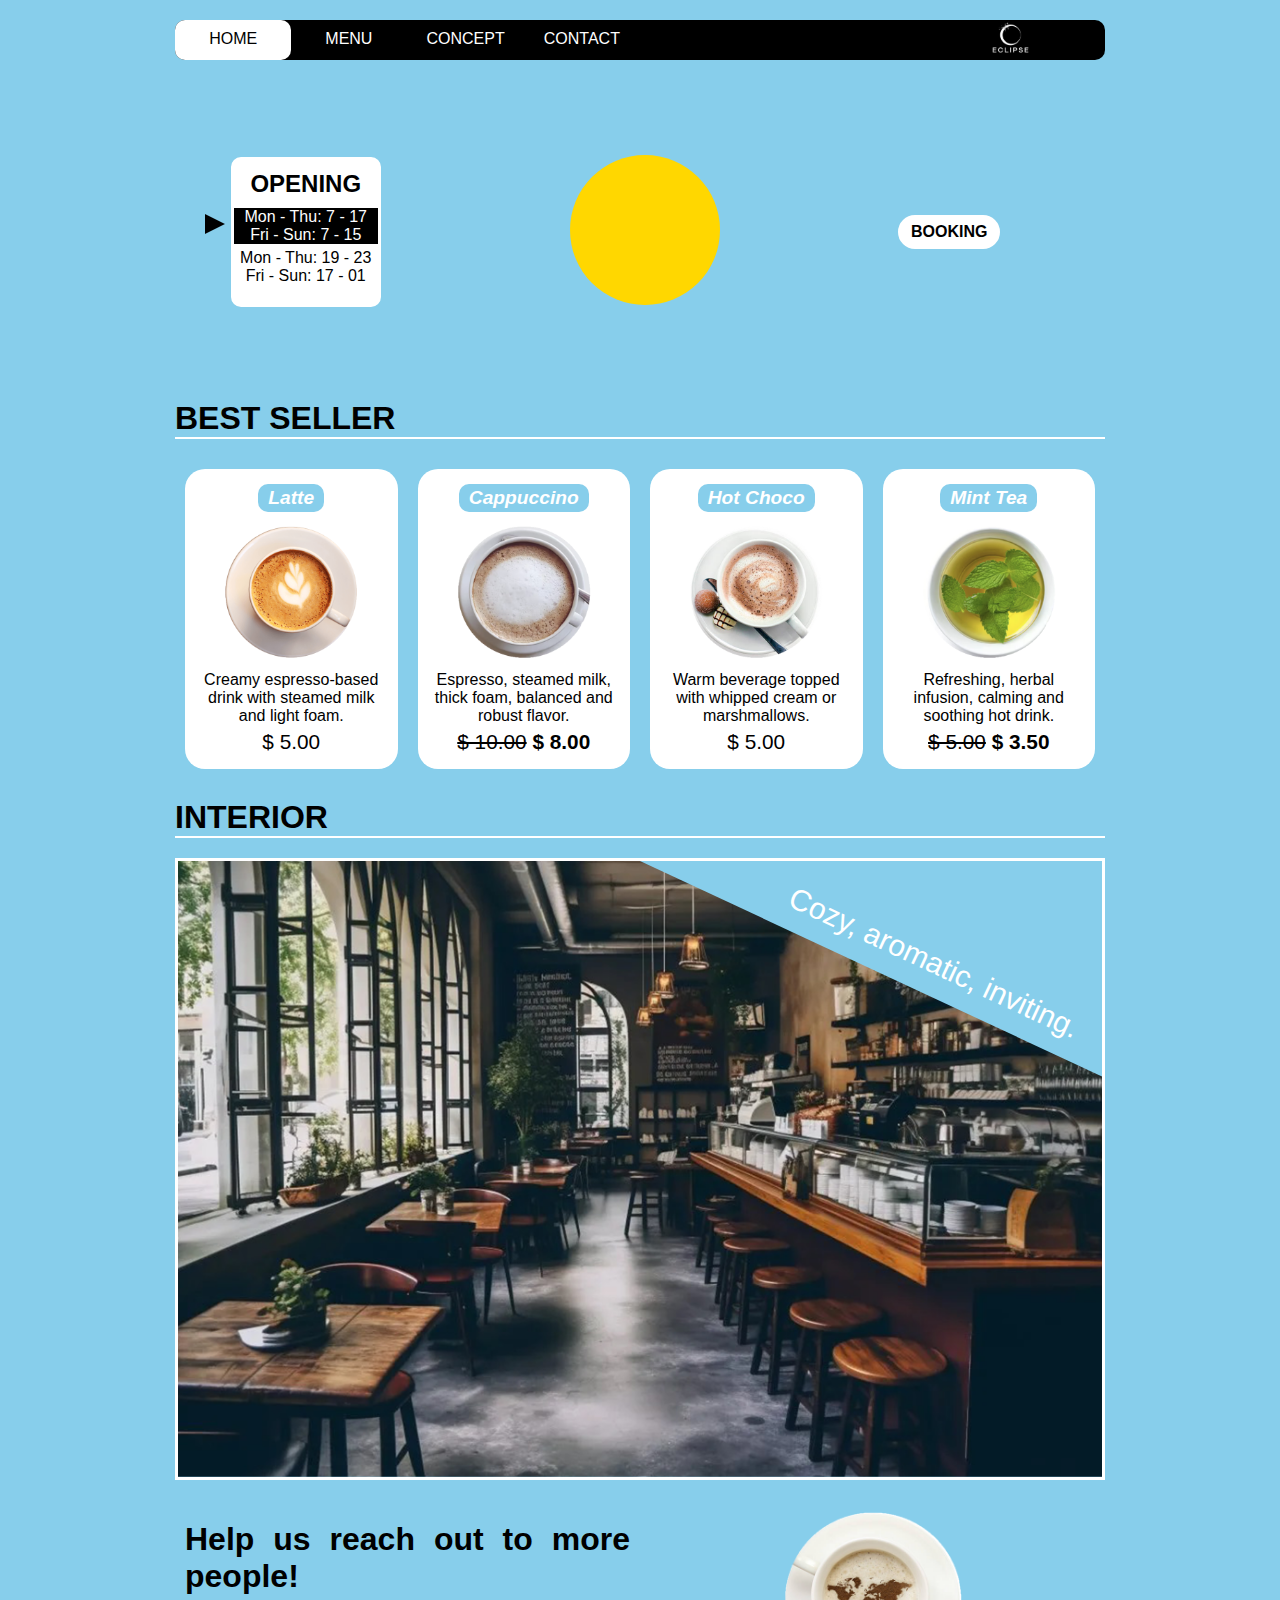
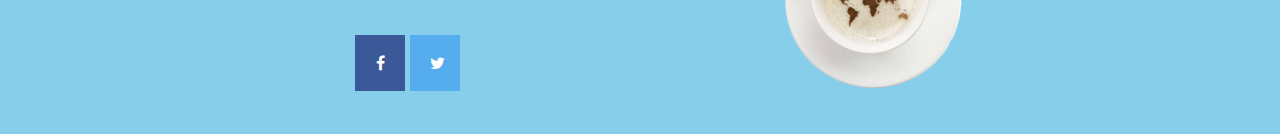
<file: index.html>
<!DOCTYPE html>
<html lang="en">

<head>
    <meta charset="UTF-8">
    <meta name="viewport" content="width=device-width, initial-scale=1.0">
    <link rel="stylesheet" href="css/style.css">
    <link rel="stylesheet" href="https://cdnjs.cloudflare.com/ajax/libs/font-awesome/4.7.0/css/font-awesome.min.css">
    <title>ECLIPSE Coffee & Drinks</title>
</head>

<body>
    <!-- Header -->
    <header class="top-header">
        <!-- Navigation Bar -->
        <div class="container">
            <div class="nav-bar">
                <!-- Inline Nav-bar-->
                <div class="row">
                    <div class="nav-col navigated">
                        <a href="index.html">HOME</a>
                    </div>
                    <div class="nav-col">
                        <a class="menu1" href="menu_day.html">MENU</a>
                        <a class="menu2" href="menu_night.html">MENU</a>
                    </div>
                    <div class="nav-col">
                        <a href="concept.html">CONCEPT</a>
                    </div>
                    <div class="nav-col">
                        <a href="contact.html">CONTACT</a>
                    </div>
                    <div class="nav-blankspace">
                    </div>
                    <div class="nav-logo">
                        <img class="logo" src="images/background/Logo.jpg" alt="logo">
                    </div>
                </div>
            </div>
        </div>
        <!-- Banner -->
        <div class="container">
            <div class="banner">
                <div class="row">
                    <div class="banner-col side">
                        <div class="timetable">
                            <h2>OPENING</h2>
                            <div class="daytable">
                                Mon - Thu: 7 - 17<br>
                                Fri - Sun: 7 - 15
                            </div>
                            <div class="nighttable">
                                Mon - Thu: 19 - 23<br>
                                Fri - Sun: 17 - 01
                            </div>
                            <div class="arrow"></div>
                        </div>
                    </div>
                    <div class="banner-col eclipse">
                        <div class="orbit">
                            <div class="sun"></div>
                            <div class="moon"></div>
                        </div>
                    </div>
                    <div class="banner-col side">
                        <div class="button">
                            <a href="#">BOOKING</a>
                        </div>
                    </div>
                </div>
            </div>
            <!-- Responsive Info -->
            <div class="info">
                <div class="row">
                    <div class="banner-col">
                    </div>
                    <div class="banner-col">
                        <div class="info-responsive">
                            <h2>OPENING</h2>
                            Mon - Thu: 7 - 17<br>
                            Fri - Sun: 7 - 15<br>
                            Mon - Thu: 19 - 23<br>
                            Fri - Sun: 17 - 01
                            <div class="arrow"></div>
                        </div>
                    </div>
                    <div class="banner-col">
                    </div>
                </div>
            </div>
        </div>
        <!-- Best Seller Menu -->
        <div class="container">
            <div class="menu" id="menu">
                <h1>BEST SELLER</h1>
                <div class="menurow1">
                    <div class="col-3">
                        <div class="drink">
                            <div class="drink-title">Latte</div>
                            <img class="drink-image" src="images/object/Latte.png" alt="Latte"><br>
                            Creamy espresso-based drink with steamed milk and light foam. <br>
                            <div class="drink-price">$ 5.00</div>
                        </div>
                    </div>
                    <div class="col-3">
                        <div class="drink">
                            <div class="drink-title">Cappuccino</div>
                            <img class="drink-image" src="images/object/Cappuccino.png" alt="Cappu"><br>
                            Espresso, steamed milk, thick foam, balanced and robust flavor. <br>
                            <div class="drink-price"><s>$ 10.00</s><b> $ 8.00</b></div>
                        </div>
                    </div>
                    <div class="col-3">
                        <div class="drink">
                            <div class="drink-title">Hot Choco</div>
                            <img class="drink-image" src="images/object/Chocolate.png" alt="Choco"><br>
                            Warm beverage topped with whipped cream or marshmallows. <br>
                            <div class="drink-price">$ 5.00</div>
                        </div>
                    </div>
                    <div class="col-3">
                        <div class="drink">
                            <div class="drink-title">Mint Tea</div>
                            <img class="drink-image" src="images/object/MintTea.png" alt="MtTea"><br>
                            Refreshing, herbal infusion, calming and soothing hot drink. <br>
                            <div class="drink-price"><s>$ 5.00</s><b> $ 3.50</b></div>
                        </div>
                    </div>
                </div>
                <div class="menurow2">
                    <div class="col-3">
                        <div class="drink">
                            <div class="drink-title">Mojito</div>
                            <img class="drink-image" src="images/object/Mojito.png" alt="Mjito"><br>
                            Refreshing, minty, lime cocktail with rum, sugar, and soda. <br>
                            <div class="drink-price"><s>$ 5.00</s><b> $ 4.00</b></div>
                        </div>
                    </div>
                    <div class="col-3">
                        <div class="drink">
                            <div class="drink-title">Bourbon</div>
                            <img class="drink-image" src="images/object/Bourbon.png" alt="BrBon"><br>
                            Smooth, rich whiskey with caramel, vanilla, and oak notes. <br>
                            <div class="drink-price">$ 5.00</div>
                        </div>
                    </div>
                    <div class="col-3">
                        <div class="drink">
                            <div class="drink-title">Daiquiri</div>
                            <img class="drink-image" src="images/object/Daiquiri.png" alt="Daiqr"><br>
                            Sweet, tangy rum cocktail with lime and homemade syrup. <br>
                            <div class="drink-price">$ 5.00</div>
                        </div>
                    </div>
                    <div class="col-3">
                        <div class="drink">
                            <div class="drink-title">Gin Fizz</div>
                            <img class="drink-image" src="images/object/Gin.png" alt="GinFz"><br>
                            Elegant cocktail with gin, lemon, and a kiss of sweetness. <br>
                            <div class="drink-price">$ 5.00</div>
                        </div>
                    </div>
                </div>
            </div>
        </div>
        <!-- Interior -->
        <div class="container">
            <div class="interior-menu">
                <h1>INTERIOR</h1>
                <div class="menurow3">
                    <div class="menu-container">
                        <img class="interior" src="images/background/Coffee.png" alt="Coffee">
                        <div class="tilted-text">Cozy, aromatic, inviting.</div>
                    </div>
                </div>
                <div class="menurow4">
                    <div class="menu-container">
                        <img class="interior" src="images/background/Bar.jpg" alt="Bar">
                        <div class="tilted-text">Dim, lively, nostalgic.</div>
                    </div>
                </div>
            </div>
        </div>
        <!-- Interior -->
        <div class="container">
            <div class="row">
                <div class="map-col">
                    <h1>Help us reach out to more people!</h1><br>
                    <a href="#" class="fa fa-facebook"></a>
                    <a href="#" class="fa fa-twitter"></a>
                </div>
                <div class="map-col">
                    <img class="reach" src="images/background/Reach.png" alt="Reach">
                </div>
            </div>
        </div>
    </header>
    <script src="js/script.js"></script>
</body>

</html>
</file>
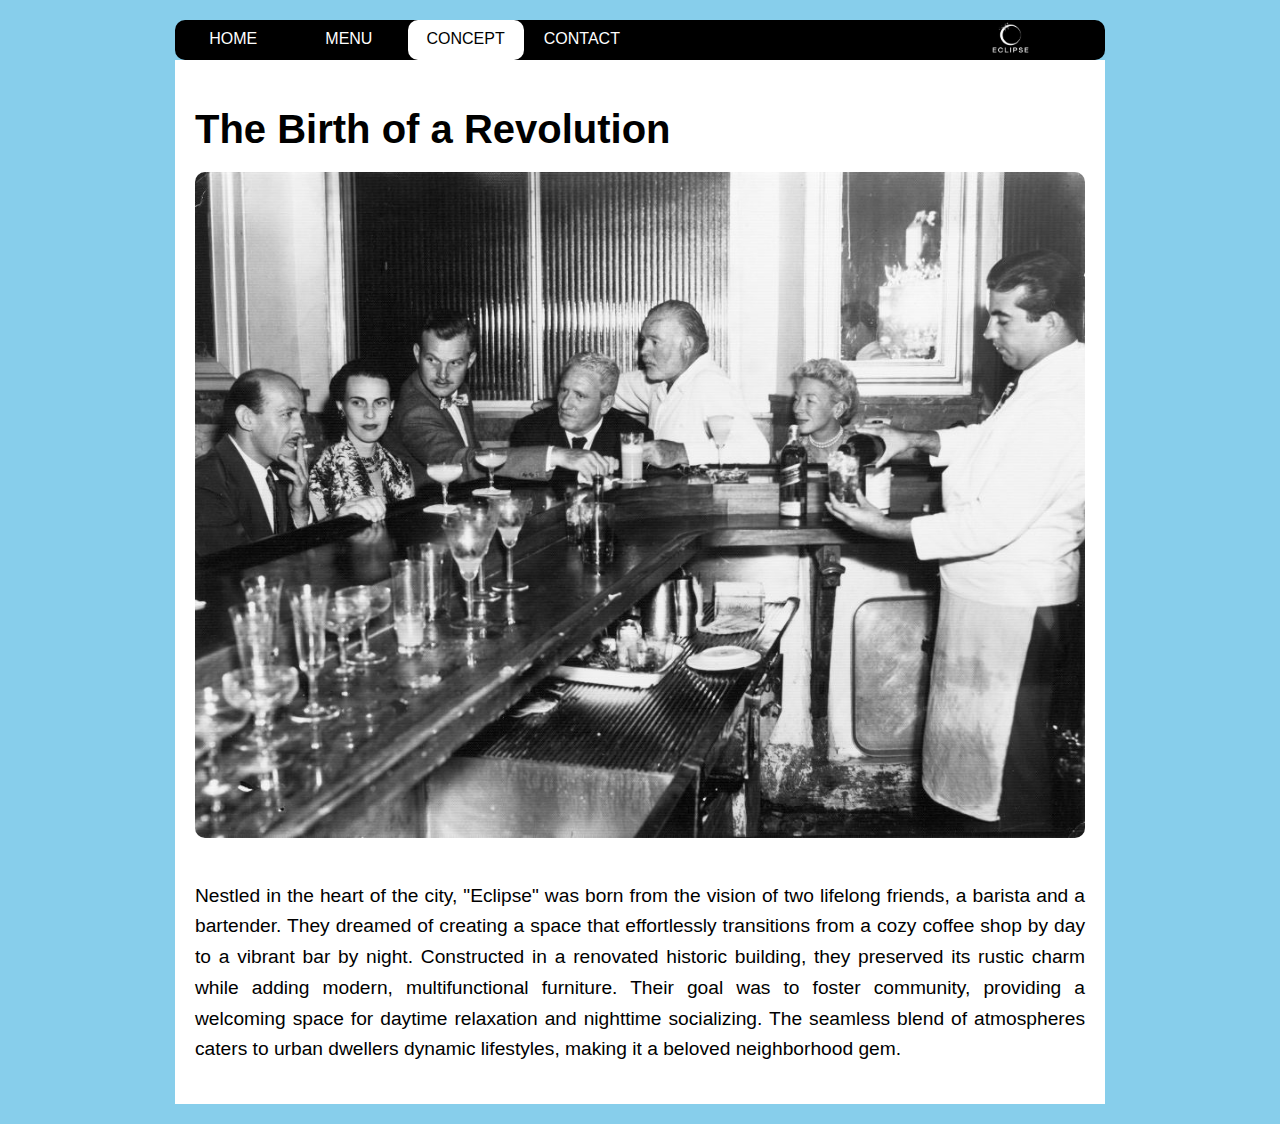
<file: concept.html>
<!DOCTYPE html>
<html lang="en">

<head>
    <meta charset="UTF-8">
    <meta name="viewport" content="width=device-width, initial-scale=1.0">
    <title>Contact</title>
    <link rel="stylesheet" href="css/style.css">
</head>

<body>
    <!-- Header -->
    <header class="top-header">
        <!-- Navigation Bar -->
        <div class="container">
            <div class="nav-bar">
                <!-- Inline Nav-bar-->
                <div class="row">
                    <div class="nav-col">
                        <a href="index.html">HOME</a>
                    </div>
                    <div class="nav-col">
                        <a class="menu1" href="menu_day.html">MENU</a>
                        <a class="menu2" href="menu_night.html">MENU</a>
                    </div>
                    <div class="nav-col navigated">
                        <a href="concept.html">CONCEPT</a>
                    </div>
                    <div class="nav-col">
                        <a href="contact.html">CONTACT</a>
                    </div>
                    <div class="nav-blankspace">
                    </div>
                    <div class="nav-logo">
                        <img class="logo" src="images/background/Logo.jpg" alt="logo">
                    </div>
                </div>
            </div>
        </div>
        <!--Concept and Art-->
        <div class="container">
            <div class="white"> 
                <h1 class="concept-title">The Birth of a Revolution</h1>
                <img class="concept-image" src="images/background/Concept.jpg" alt="Concept">
                <p class="concept-text">
                    Nestled in the heart of the city, "Eclipse" was born from the vision of two lifelong friends, a barista and a bartender. 
                    They dreamed of creating a space that effortlessly transitions from a cozy coffee shop by day to a vibrant bar by night. 
                    Constructed in a renovated historic building, they preserved its rustic charm while adding modern, multifunctional furniture. 
                    Their goal was to foster community, providing a welcoming space for daytime relaxation and nighttime socializing. 
                    The seamless blend of atmospheres caters to urban dwellers dynamic lifestyles, making it a beloved neighborhood gem.
                </p>
            </div>
        </div>
    </header>
</body>

</html>
</file>
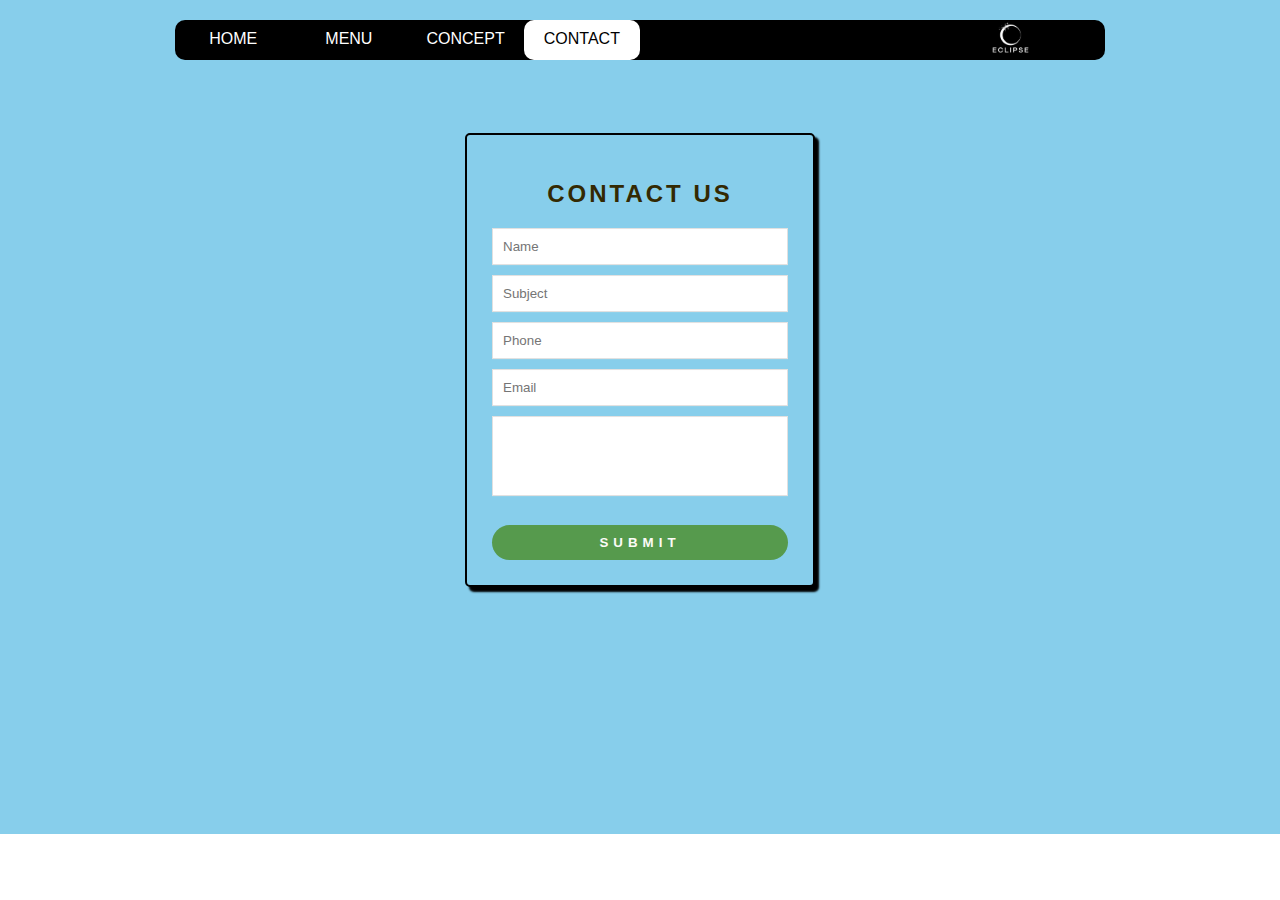
<file: contact.html>
<!DOCTYPE html>
<html lang="en">

<head>
    <meta charset="UTF-8">
    <meta name="viewport" content="width=device-width, initial-scale=1.0">
    <title>Contact</title>
    <link rel="stylesheet" href="css/style.css">
</head>

<body>
    <!-- Header -->
    <header class="top-header">
        <!-- Navigation Bar -->
        <div class="container">
            <div class="nav-bar">
                <!-- Inline Nav-bar-->
                <div class="row">
                    <div class="nav-col">
                        <a href="index.html">HOME</a>
                    </div>
                    <div class="nav-col">
                        <a class="menu1" href="menu_day.html">MENU</a>
                        <a class="menu2" href="menu_night.html">MENU</a>
                    </div>
                    <div class="nav-col">
                        <a href="concept.html">CONCEPT</a>
                    </div>
                    <div class="nav-col navigated">
                        <a href="contact.html">CONTACT</a>
                    </div>
                    <div class="nav-blankspace">
                    </div>
                    <div class="nav-logo">
                        <img class="logo" src="images/background/Logo.jpg" alt="logo">
                    </div>
                </div>
            </div>
        </div>
        <!--Contact Form-->
        <div class="wrapper">
            <h2>Contact us</h2>
            <div id="error_message">
            </div>
            <form action="#" id="myform" onsubmit="return validate();">
                <div class="input_field">
                    <input type="text" placeholder="Name" id="name">
                </div>
                <div class="input_field">
                    <input type="text" placeholder="Subject" id="subject">
                </div>
                <div class="input_field">
                    <input type="text" placeholder="Phone" id="phone">
                </div>
                <div class="input_field">
                    <input type="text" placeholder="Email" id="email">
                </div>
                <div class="input_field">
                    <textarea placeholder="Message" id="message">
                </textarea>
                </div>
                <div class="btn">
                    <input type="submit">
                </div>
            </form>
        </div>
    </header>
    <script src="js/script.js"></script>
</body>

</html>
</file>
<file: css/style.css>
* {
    text-align: justify;
    box-sizing: border-box;
}

:root {
    --sky: #87CEEB;
    /* Bright sky */
    --darksky: #000000;
}

/* COMMON */
body {
    margin: 0;
    padding: 0;
    font-family: sans-serif;
}

.container {
    width: 960px;
    margin: 0 auto;
    padding: 0 15px;
    transition: 500ms
}

.row {
    display: flex;
    flex-wrap: wrap;
    margin-left: 0px;
    margin-right: 0px;
}

/* HEADER */

.logo {
    width: 42px;
    height: auto;
}

.top-header {
    padding: 20px 0 20px 0;
    background-color: #87CEEB;
}

/* Navigation Bar */
.nav-bar {
    border-radius: 10px;
    background-color: var(--darksky);
}

.map-col {
    width: 50%;
    flex: 0 0 auto;
    padding: 10px;
    text-align: center;
    align-items: center;
}

.nav-col {
    width: 12.5%;
    flex: 0 0 auto;
    padding: 10px;
    text-align: center;
}

.nav-logo {
    width: auto;
    flex: auto;
    padding: 0px;
    margin: 0px;
    align-items: center;
}

.nav-col a {
    text-decoration: none;
    color: white;
    font-weight: lighter;
}

.nav-col:hover a {
    color: var(--darksky);
    transition: 1s;
}

.nav-col:hover {
    background-color: white;
    border-radius: 10px;
    transition: 0.5s;
}

.navigated {
    background-color: white;
    border-radius: 10px;
    transition: 0.5s;
}

.navigated a {
    color: var(--darksky);
}

.nav-blankspace {
    width: 37.5%;
    flex: 0 0 auto;
    padding: 20px 15px;
    text-align: end;
}

.menu1 {
    display: flex;
    position: relative;
    left: 25%;
}

.menu2 {
    display: none;
    position: relative;
    left: 25%;
}

.menu-container {
    position: relative;
    display: inline-block;
    border: 3px solid white;
    width: 100%;
    height: fit-content;
}

.menu-image {
    margin: 0;
    width: 100%;
    height: fit-content;
}

.interior {
    width: 100%;
    height: fit-content;
    display: block;
    clip-path: polygon(0% 0%, 50% 0, 100% 35%, 100% 100%, 0% 100%);
}

.tilted-text {
    position: absolute;
    top: 80px;
    right: 5px;
    transform: rotate(25deg);
    padding: 5px;
    font-size: 30px;
    color: white;
}

/*Concept*/
.concept-title {
    font-size: 2.5em;
    margin-bottom: 20px;
}

.concept-image {
    width: 100%;
    height: auto;
    border-radius: 10px;
    margin-bottom: 20px;
}

.concept-text {
    font-size: 1.2em;
    line-height: 1.6;
}

.white {
    background-color: white;
    padding: 20px 20px;
}

/* Banner */
.banner {
    background-color: #87CEEB;
    margin: 20px 0 20px 0;
}

.banner-col {
    flex: 0 0 auto;
    text-align: center;
    align-items: center;
    background: transparent;
}

.side,
.eclipse {
    width: 33.3%;
}

.button {
    background-color: white;
    display: inline-block;
    padding: 5px 10px;
    border-radius: 50px;
    border: 3px white solid;
    color: var(--darksky);
    text-decoration: none;
}

.banner-col .button {
    position: relative;
    top: 45%;
}

.button a {
    color: var(--darksky);
    font-weight: 600;
    text-decoration: none;
}

/* Schedule */
.timetable {
    position: relative;
    display: block;
    background-color: white;
    height: 150px;
    width: 150px;
    justify-content: center;
    align-items: center;
    border: 3px white solid;
    border-radius: 10px;
    margin: 25% auto auto 18%;
    color: var(--darksky);
}

.arrow {
    width: 20px;
    height: 20px;
    position: relative;
    top: -53%;
    left: -20%;
    background-color: var(--darksky);
    clip-path: polygon(100% 50%, 0 0, 0 100%);
}

.timetable h2 {
    text-align: center;
    font-weight: 600;
    margin: 10px 0;
}

.daytable,
.nighttable {
    text-align: center;
    margin: 5px auto;
}

.daytable {
    background-color: var(--darksky);
    color: white;
    visibility: visible;
}

.nighttable {
    background-color: white;
    color: var(--darksky);
    visibility: visible;
}

/* Infotable */
.info {
    height: fit-content;
    flex: 0 0 auto;
    text-align: center;
    align-items: center;
    margin-bottom: 100px;
    display: none;
}

.info-responsive {
    position: relative;
    left: 45%;
    background-color: var(--sky);
    color: white;
    width: 110%;
    height: 145px;
    margin: auto;
    border: 5px solid white;
    border-radius: 10px;
    text-align: center;
}

.info-responsive h2 {
    margin: 10px;
    text-align: center;
}

.info .banner-col {
    width: 25%;
}

.info .banner-col.mid {
    width: 50%;
}

/*Eclipse*/
.orbit {
    position: relative;
    margin: auto;
    width: 300px;
    height: 300px;
    display: flex;
    justify-content: center;
    align-items: center;
    background-color: var(--sky);
}

.sun {
    position: relative;
    left: 25%;
    right: 25%;
    border-radius: 50%;
    width: 150px;
    height: 150px;
    margin: 0;
    background-color: #FFD700;
}

.moon {
    width: calc(150px - 10px);
    height: calc(150px - 10px);
    position: inherit;
    transform: translate(-50%, -50%);
    border-radius: 50%;
    visibility: hidden;
}

.moon::after {
    content: "";
    display: block;
    height: 100%;
    width: 100%;
    background-color: black;
    position: relative;
    top: 50%;
    border-radius: 50%;
}

/* Menu */

.menurow1,
.menurow3 {
    display: flex;
    visibility: visible;
    flex-wrap: wrap;
    margin-left: 0px;
    margin-right: 0px;
}

.menurow2,
.menurow4 {
    display: none;
    visibility: hidden;
    flex-wrap: wrap;
    margin-left: 0px;
    margin-right: 0px;
}

#menu {
    padding-bottom: 10px;
}

.interior-menu {
    padding-bottom: 10px;
}

#menu h1 {
    margin: 10px 0 20px 0;
    color: var(--darksky);
    text-align: left;
    border-bottom: 2px solid white;
}

.interior-menu h1 {
    margin: 10px 0 20px 0;
    color: var(--darksky);
    text-align: left;
    border-bottom: 2px solid white;
}

.col-3 {
    width: 25%;
    margin: auto;
    flex: 0 0 auto;
}

.drink {
    display: block;
    height: 300px;
    background-color: white;
    margin: 10px;
    padding: 10px;
    border-radius: 20px;
    text-align: center;
    align-items: center;
}

.drink-title {
    margin: 5px auto;
    padding: 3px 10px;
    width: fit-content;
    height: fit-content;
    background-color: var(--sky);
    color: white;
    font-style: italic;
    font-weight: 600;
    font-size: larger;
    border-radius: 10px;
    text-align: center;
}

.drink-image {
    width: 150px;
    height: 150px;
}

.drink-price {
    font-size: 1.3em;
    padding: 5px 2px;
    text-align: center;
}

.reach {
    width: 200px;
    height: fit-content;
}

/* Social Platform */
.fa {
    padding: 20px;
    font-size: 30px;
    width: 50px;
    text-align: center;
    text-decoration: none;
}

.fa:hover {
    opacity: 0.7;
}

.fa-facebook {
    background: #3B5998;
    color: white;
}

.fa-twitter {
    background: #55ACEE;
    color: white;
}

/*Contact Form*/

.wrapper {
    position: relative;
    margin-top: 300px;
    left: 50%;
    transform: translate(-50%, -50%);
    max-width: 350px;
    width: 100%;
    background: var(--sky);
    padding: 25px;
    border-radius: 5px;
    border: 2px solid var(--darksky);
    box-shadow: 4px 4px 2px var(--darksky);
}

.wrapper h2 {
    text-align: center;
    margin-bottom: 20px;
    text-transform: uppercase;
    letter-spacing: 3px;
    color: #332902;
}

.wrapper .input_field {
    margin-bottom: 10px;
}

.wrapper .input_field input[type="text"],
.wrapper textarea {
    border: 1px solid #e0e0e0;
    width: 100%;
    padding: 10px;
}

.wrapper textarea {
    resize: none;
    height: 80px;
}

.wrapper .btn input[type="submit"] {
    border: 0px;
    margin-top: 15px;
    padding: 10px;
    text-align: center;
    width: 100%;
    background: #569a4d;
    color: #fcfbf7;
    text-transform: uppercase;
    letter-spacing: 5px;
    font-weight: bold;
    border-radius: 25px;
    cursor: pointer;
}

#error_message {
    margin-bottom: 20px;
    background: #fe8b8e;
    padding: 0px;
    text-align: center;
    font-size: 14px;
    transition: all 0.5s ease;
}

/* Animation Sequence */

* .night {
    animation: darkSky 3s both ease-in;
}

.nav-bar.night {
    animation: none;
}

.nav-bar.night .row .nav-col .menu1 {
    display: none;
}

.nav-bar.night .row .nav-col .menu2 {
    display: flex;
}

.info-responsive.night .arrow {
    animation: switch 3s both ease-in-out;
}

#menu.night .menurow1 {
    display: none;
    visibility: hidden;
}

#menu.night .menurow2 {
    display: flex;
    visibility: visible;
    transition: 3s;
}

.interior-menu.night .menurow3 {
    display: none;
    visibility: hidden;
}

.interior-menu.night .menurow4 {
    display: flex;
    visibility: visible;
    transition: 3s;
}

#menu.night * .col-3 .drink {
    animation: darkTime 3s both ease-in;
}

#menu.night * .col-3 .drink .drink-title {
    animation: darkTitle 3s both ease-in;
}

.interior-menu.night h1,
.map-col.night h1,
#menu.night h1 {
    color: white;
    transition: 3s;
}

.arrow.night {
    animation: switch 3s both ease-in-out;
}

.orbit.night .sun {
    animation: totalEclipse 3s both ease-in;
}

.orbit.night .moon::after {
    animation: moonMove 2.5s both ease-in;
    visibility: visible;
}

.timetable.night {
    animation: darkTime 3s both ease-in;
}

/* Animation effect */
@keyframes darkTitle {
    0% {
        background-color: var(--sky);
        color: var(--darksky);
    }

    100% {
        background-color: var(--darksky);
        color: white;
    }
}

@keyframes switch {
    0% {
        top: -53%;
        background-color: var(--darksky);
    }

    100% {
        top: -23%;
        background-color: white;
    }
}

@keyframes darkTime {
    0% {
        color: var(--darksky);
        background-color: white;
        box-shadow: 0 0 0 0 white;
    }

    100% {
        color: white;
        background-color: var(--darksky);
        box-shadow: 0 0 10px 2px white;
    }
}

@keyframes darkSky {
    0% {
        background-color: var(--sky);
    }

    100% {
        background-color: var(--darksky);
    }
}

@keyframes moonMove {
    0% {
        background-color: white;
        transform: translateX(145px);
    }

    100% {
        background-color: black;
        transform: translateX(0px);
    }
}

@keyframes totalEclipse {
    0% {
        box-shadow: 0 0 0 0 #fdd300;
    }

    50% {
        box-shadow: 0 0 0 0 #fdd300;
    }

    100% {
        box-shadow: 0 0 40px 10px #fdd300;
    }
}

/* Responsive Interior */
@media screen and (max-width: 960px) {
    .tilted-text {
        top: 50px;
        font-size: 20px;
    }
}

@media screen and (max-width: 640px) {
    .tilted-text {
        top: 36px;
        font-size: 15px;
    }
}

/* Responsive Menu */
@media screen and (max-width: 960px) {
    .menu h1 {
        text-align: center;
    }

    .interior-menu h1 {
        text-align: center;
    }

    .col-3 {
        width: 50%;
    }
}

/*Responsive Infotable*/
@media screen and (max-width: 960px) {

    .info {
        display: block;
    }

    .side,
    .daytable,
    .nighttable {
        width: 0;
        visibility: hidden;
    }

    .eclipse {
        width: 100%;
        height: 300px;
    }
}

@media screen and (max-width: 620px) {
    .info-responsive {
        left: 35%;
        width: 140%;
        height: 160px;
    }
}

/* Responsive navbar */
@media screen and (max-width: 960px) {
    .container {
        width: 600px;
    }

    .nav-col {
        width: 20%;
    }

    .nav-blankspace {
        width: auto;
    }
}

@media screen and (max-width: 640px) {
    .container {
        width: 480px;
    }

    .nav-col {
        width: 25%;
    }

    .nav-blankspace {
        width: 0;
        display: none;
    }

    .nav-logo {
        width: 0;
        display: none;
    }
}
</file>
